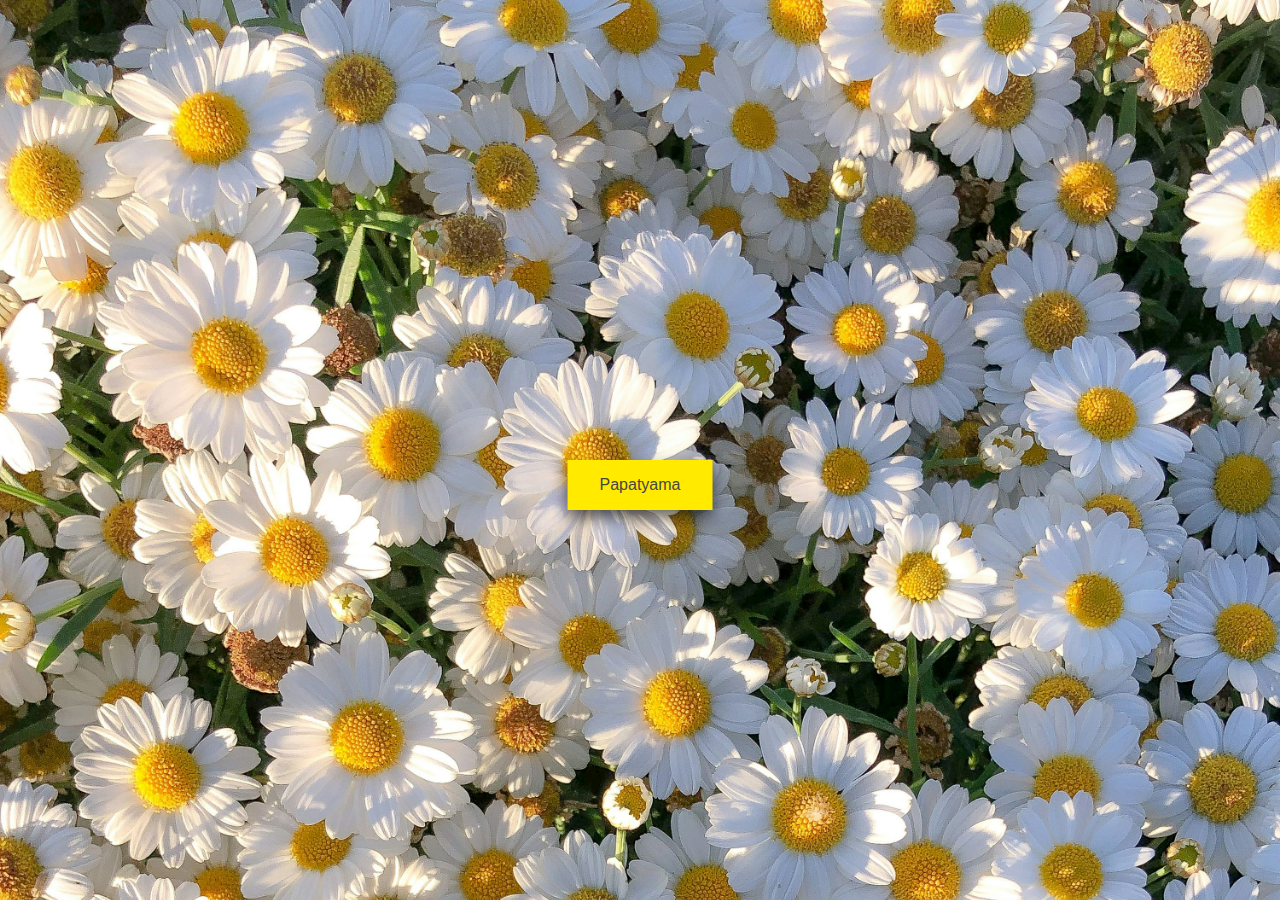
<file: index.html>
<!DOCTYPE html>
<html lang="de">

    <head>
        <meta charset="UTF-8">
        <meta name="viewport" content="width=device-width, initial-scale=1.0">
        <title>Papatyam</title>
        <link rel="stylesheet" href="styles.css">
        
    </head>

    <body class="start">
        <a href="https://selim-oez.github.io/Papatyam.github.io/chante.html">
                
            <div class="container">                    
                <div class="center">
                    <button class="button1"> Papatyama </button>    
                </div>    
            </div>
        </a>
    </body>
</html>
</file>
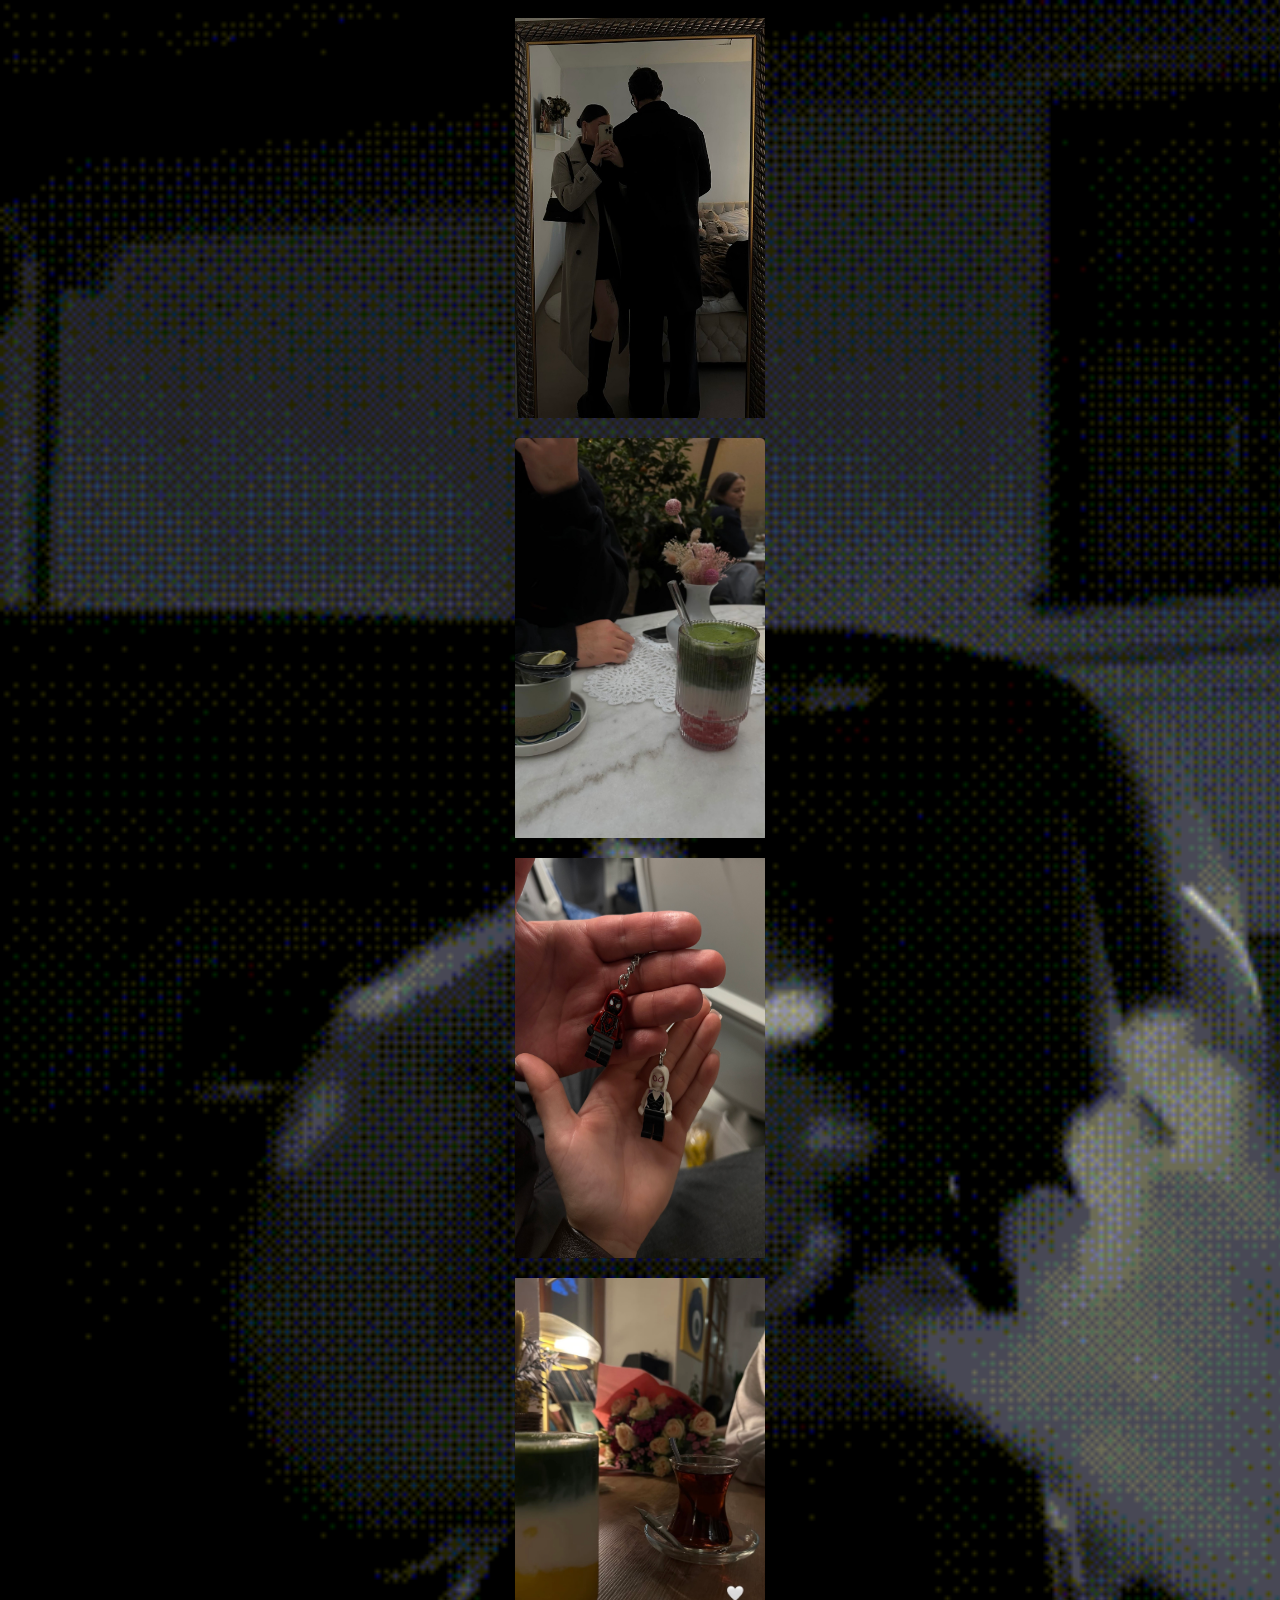
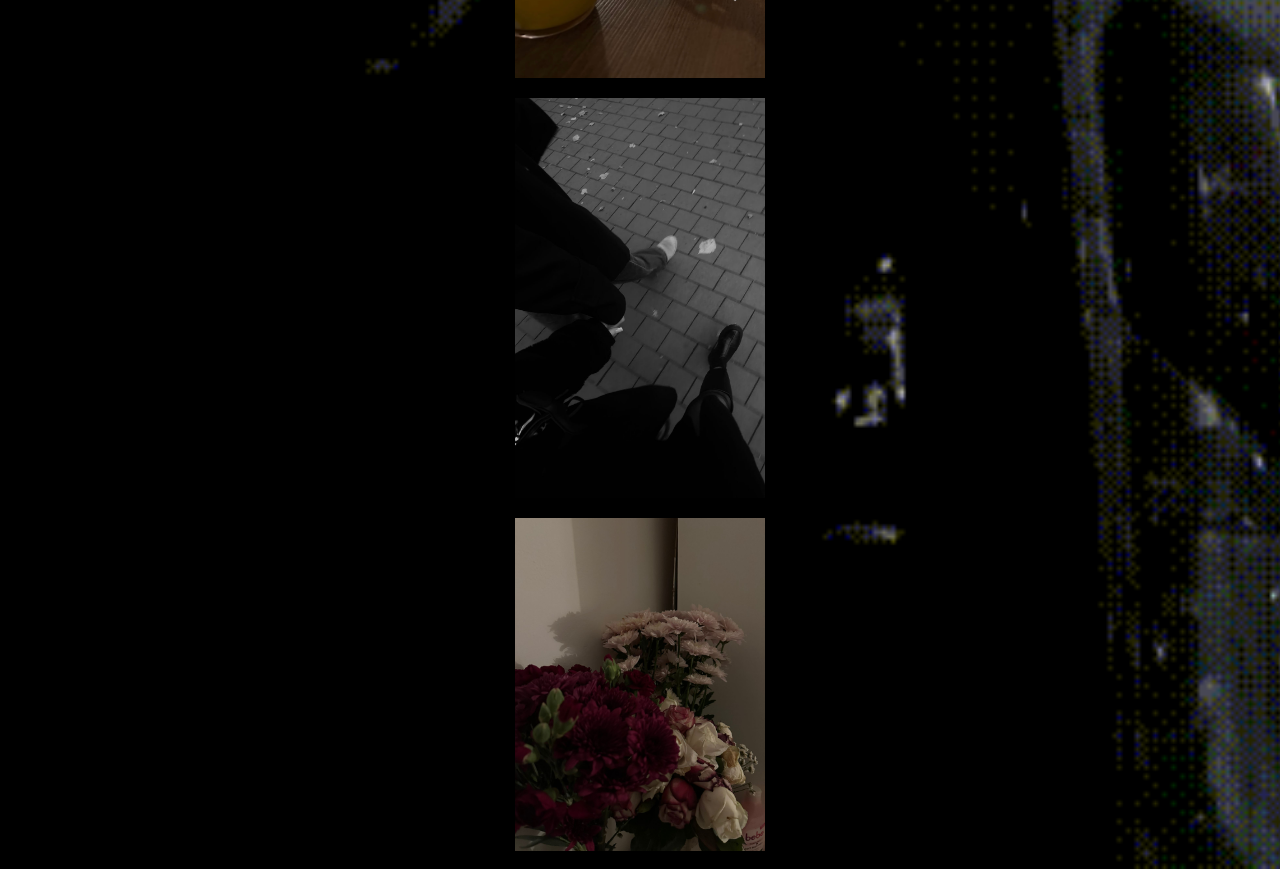
<file: chante.html>
<!DOCTYPE html>
<html lang="de">

    <head>
        <meta charset="UTF-8">
        <meta name="viewport" content="width=device-width, initial-scale=1.0">
        <link rel="stylesheet" href="styles.css">
        <title>Menu</title>
          
    </head>

    <body class="chante">

        <a href="https://selim-oez.github.io/Papatyam.github.io/contact.html">
            <img src="contact.jpg" class="Bilder"
            style="width: 250px;height: 400px">
        </a>

        <a href="https://selim-oez.github.io/Papatyam.github.io/linkOne.html">
            <img src="nene.jpeg" class="Bilder"
            style="width: 250px;height: 400px;">
        </a>

        <a href="https://selim-oez.github.io/Papatyam.github.io/linkTwo.html">
            <img src="spider.jpeg" class="Bilder"
            style="width: 250px;height: 400px;">
        </a>

        <a href="https://selim-oez.github.io/Papatyam.github.io/linkThree.html">
            <img src="dede.jpg" class="Bilder"
            style="width: 250px;height: 400px;">
        </a>

        <a href="https://selim-oez.github.io/Papatyam.github.io/linkFour.html">
            <img src="walk.jpg" class="Bilder"
            style="width: 250px;height: 400px;">
        </a>

        <a href="https://selim-oez.github.io/Papatyam.github.io/linkFive.html">
            <img src="blumen.JPG" class="Bilder"
            style="width: 250px;height: 400 px;">
        </a>
    </body>

</html>
</file>
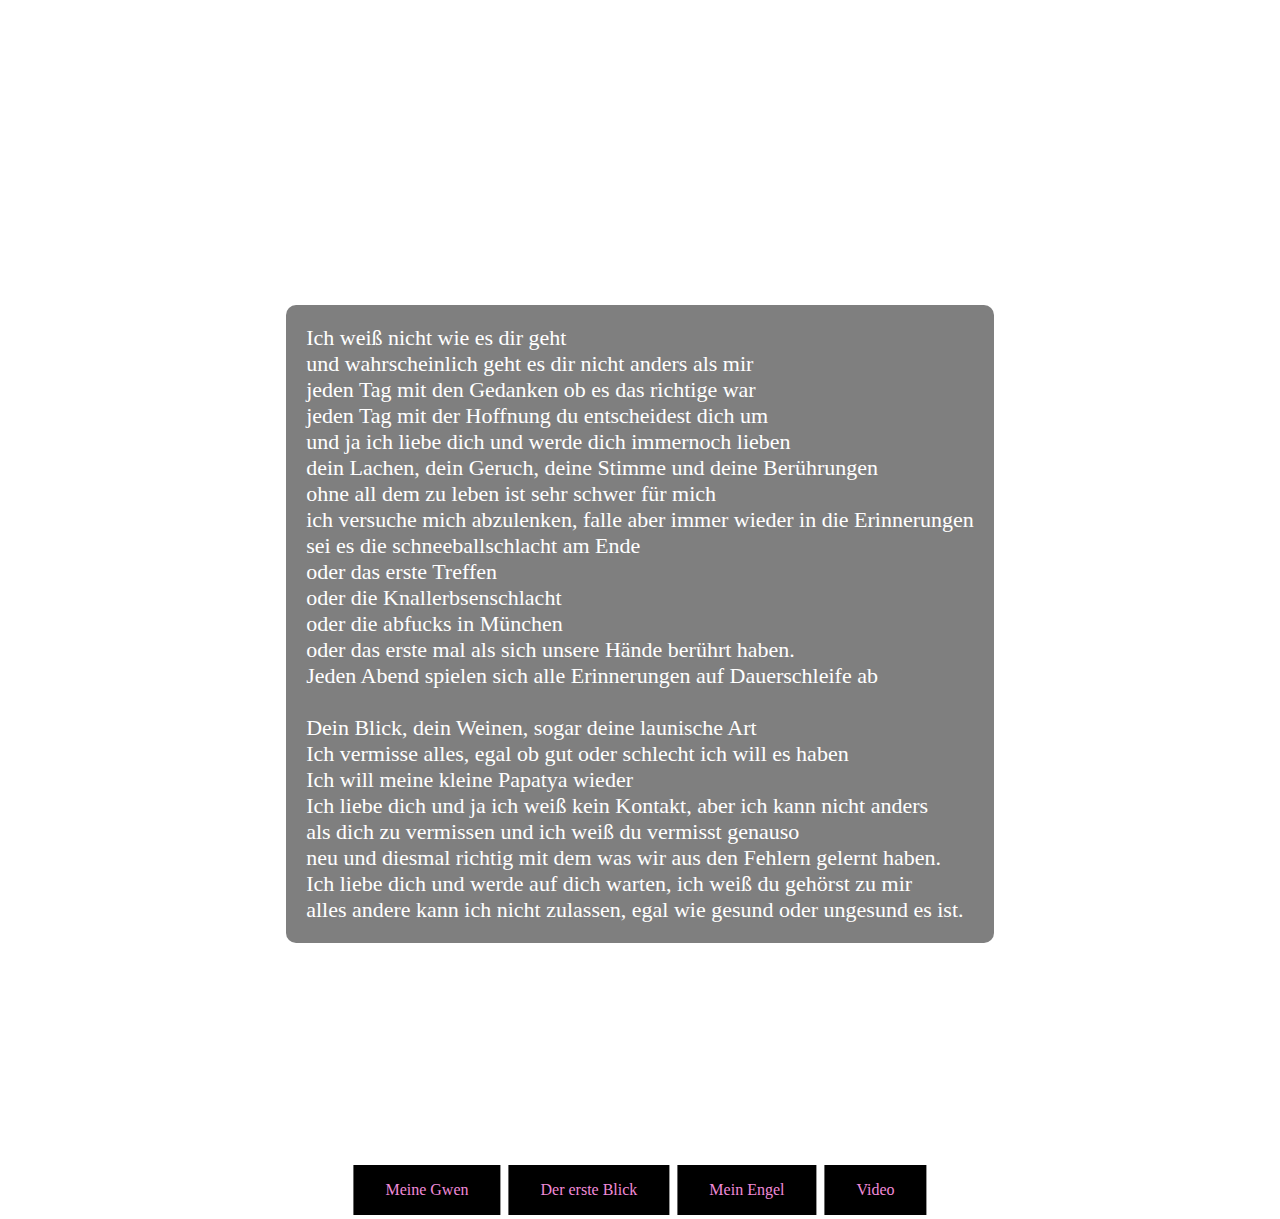
<file: contact.html>
<!DOCTYPE html>
<html lang="de">

    <head>
        <meta charset="UTF-8">
        <meta name="viewport" content="width=device-width, initial-scale=1.0">
        <link rel="stylesheet" href="styles.css">
        <title>No Contact</title>
        <h1 class="headline">No Contact</h1>
    </head>

    <body class="contact">
        <div class="center-wrapper">
            <div class="textbox">
                Ich weiß nicht wie es dir geht<br>
                und wahrscheinlich geht es dir nicht anders als mir<br>
                jeden Tag mit den Gedanken ob es das richtige war <br>
                jeden Tag mit der Hoffnung du entscheidest dich um <br>
                und ja ich liebe dich und werde dich immernoch lieben <br>
                dein Lachen, dein Geruch, deine Stimme und deine Berührungen<br>
                ohne all dem zu leben ist sehr schwer für mich <br>
                ich versuche mich abzulenken, falle aber immer wieder in die Erinnerungen <br>
                sei es die schneeballschlacht am Ende <br>
                oder das erste Treffen <br>
                oder die Knallerbsenschlacht <br>
                oder die abfucks in München <br>
                oder das erste mal als sich unsere Hände berührt haben. <br>
                Jeden Abend spielen sich alle Erinnerungen auf Dauerschleife ab <br> <br>
                Dein Blick, dein Weinen, sogar deine launische Art <br>
                Ich vermisse alles, egal ob gut oder schlecht ich will es haben <br>
                Ich will meine kleine Papatya wieder <br>
                Ich liebe dich und ja ich weiß kein Kontakt, aber ich kann nicht anders <br>
                als dich zu vermissen und ich weiß du vermisst genauso <br>
                neu und diesmal richtig mit dem was wir aus den Fehlern gelernt haben. <br>
                Ich liebe dich und werde auf dich warten, ich weiß du gehörst zu mir <br>
                alles andere kann ich nicht zulassen, egal wie gesund oder ungesund es ist.<br>
             </div>
        </div>

        <div class="btn-container">
            <div class="btn-center">
            <a href ="https://selim-oez.github.io/Papatyam.github.io/linkTwo.html" class="btn"> Meine Gwen</a>
            <a href ="https://selim-oez.github.io/Papatyam.github.io/linkThree.html" class="btn"> Der erste Blick </a>
            <a href ="https://selim-oez.github.io/Papatyam.github.io/linkFour.html" class="btn"> Mein Engel </a>
            <a href ="https://selim-oez.github.io/Papatyam.github.io/linkFive.html" class="btn"> Video </a>
            </div>
        </div>

    </body>
</html>
</file>
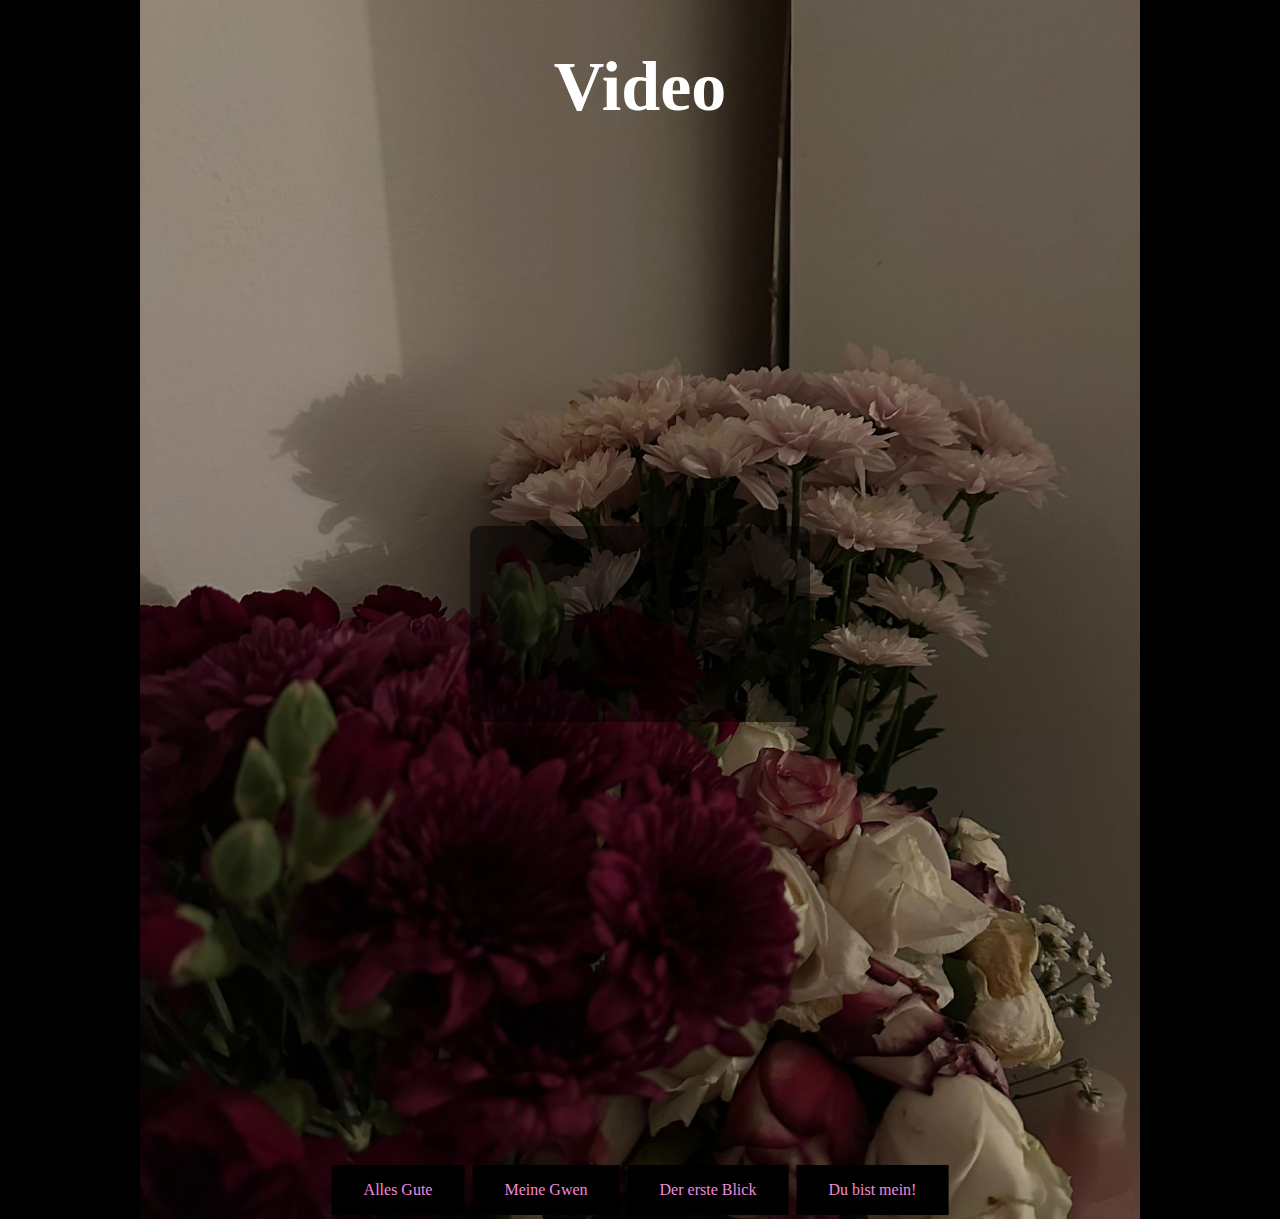
<file: linkFive.html>
<!DOCTYPE html>
<html lang="de">

    <head>
        <meta charset="UTF-8">
        <meta name="viewport" content="width=device-width, initial-scale=1.0">
        <link rel="stylesheet" href="styles.css">
        <title>Video</title>
        <h1 class="headline"> Video </h1>
    </head>

    <body  class="linkFive">
        <div class="center-wrapper">
            <div class="textbox">
                <video>
                    <source src="">
                </video>       
            </div>
        </div>    

        <div class="btn-container">
            <div class="btn-center">
            <a href ="./linkOne.html" class="btn"> Alles Gute</a>
            <a href ="./linkTwo.html" class="btn"> Meine Gwen</a>
            <a href ="./linkThree.html" class="btn"> Der erste Blick </a>
            <a href ="./linkFour.html" class="btn"> Du bist mein! </a>
            </div>
        </div>

    </body>

</html>
</file>
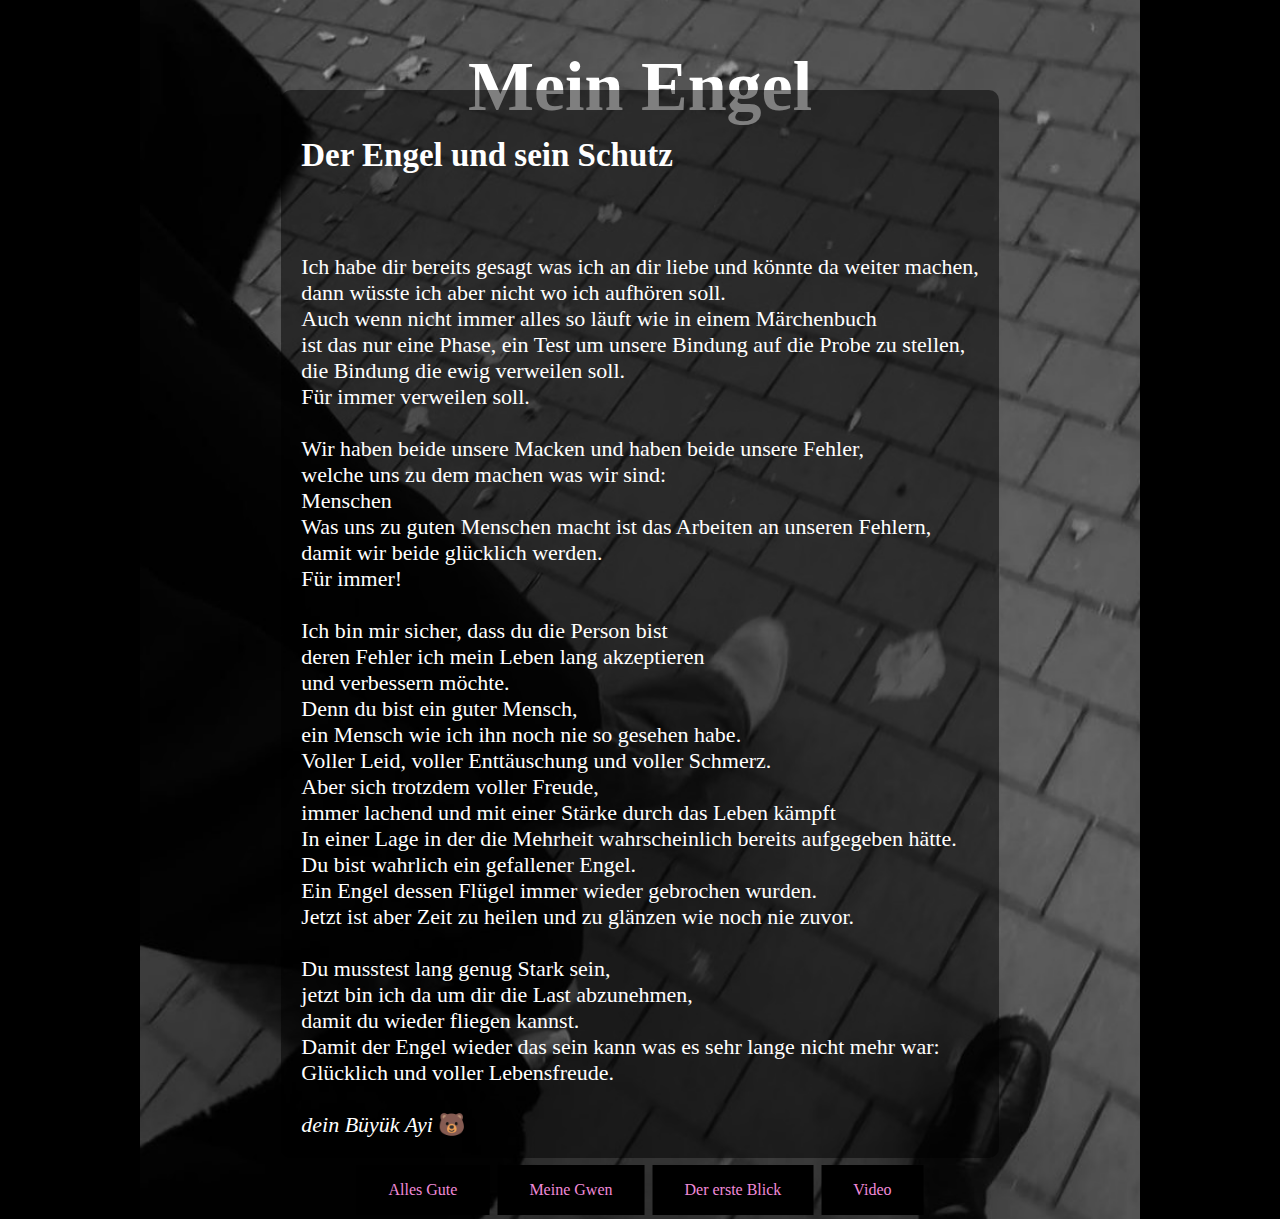
<file: linkFour.html>
<!DOCTYPE html>
<html lang="de">

    <head>
        <meta charset="UTF-8">
        <meta name="viewport" content="width=device-width, initial-scale=1.0">
        <link rel="stylesheet" href="styles.css">
        <title>Mein Engel</title>
        <h1 class="headline">Mein Engel</h1>
    </head>

    <body class="linkFour">
        <div class="center-wrapper">
            <div class="textbox">
                <h2>Der Engel und sein Schutz </h2> <br> <br>
                
                Ich habe dir bereits gesagt was ich an dir liebe und könnte da weiter machen, <br>
                dann wüsste ich aber nicht wo ich aufhören soll. <br>
                Auch wenn nicht immer alles so läuft wie in einem Märchenbuch    <br>
                ist das nur eine Phase, ein Test um unsere Bindung auf die Probe zu stellen,<br>
                die Bindung die ewig verweilen soll. <br>
                Für immer verweilen soll. <br> <br>
                
                Wir haben beide unsere Macken und haben beide unsere Fehler,<br>
                welche uns zu dem machen was wir sind: <br>
                Menschen <br>
                Was uns zu guten Menschen macht ist das Arbeiten an unseren Fehlern,<br>
                damit wir beide glücklich werden. <br>
                Für immer! <br> <br>
                
                Ich bin mir sicher, dass du die Person bist <br>
                deren Fehler ich mein Leben lang akzeptieren  <br>
                und verbessern möchte. <br>
                Denn du bist ein guter Mensch,<br>
                ein Mensch wie ich ihn noch nie so gesehen habe.<br>
                Voller Leid, voller Enttäuschung und voller Schmerz. <br>
                Aber sich trotzdem voller Freude,<br>
                immer lachend und mit einer Stärke durch das Leben kämpft <br>
                In einer Lage in der die Mehrheit wahrscheinlich bereits aufgegeben hätte. <br>
                Du bist wahrlich ein gefallener Engel. <br>
                Ein Engel dessen Flügel immer wieder gebrochen wurden. <br>
                Jetzt ist aber Zeit zu heilen und zu glänzen wie noch nie zuvor. <br> <br>
                
                Du musstest lang genug Stark sein,<br>
                 jetzt bin ich da um dir die Last abzunehmen, <br>
                damit du wieder fliegen kannst.<br>
                Damit der Engel wieder das sein kann was es sehr lange nicht mehr war: <br>
                Glücklich und voller Lebensfreude. <br><br>
                
                <em> dein Büyük Ayi </em> &#128059; 
            </div>
        </div>

        <div class="btn-container">
            <div class="btn-center">
            <a href ="https://selim-oez.github.io/Papatyam.github.io/linkOne.html" class="btn"> Alles Gute</a>
            <a href ="https://selim-oez.github.io/Papatyam.github.io/linkTwo.html" class="btn"> Meine Gwen</a>
            <a href ="https://selim-oez.github.io/Papatyam.github.io/linkThree.html" class="btn"> Der erste Blick </a>
            <a href ="https://selim-oez.github.io/Papatyam.github.io/linkFive.html" class="btn"> Video </a>
            </div>
        </div>

    </body>
</html>
</file>
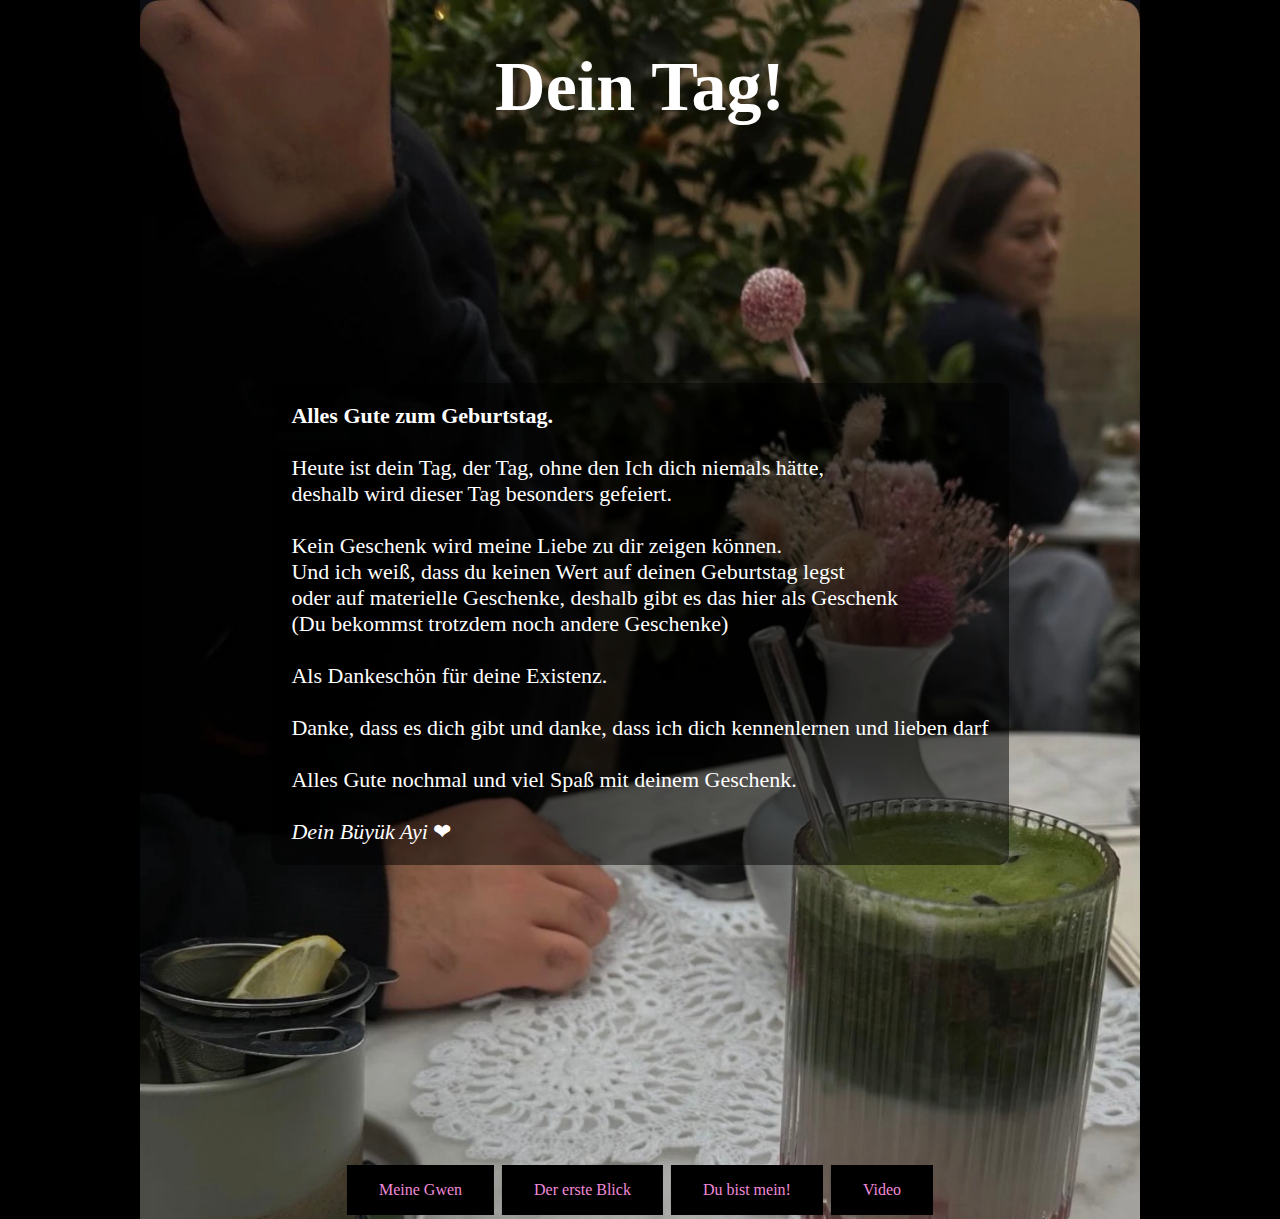
<file: linkOne.html>
<!DOCTYPE html>
<html lang="de">

    <head>
        <meta charset="UTF-8">
        <meta name="viewport" content="width=device-width, initial-scale=1.0">
        <link rel="stylesheet" href="styles.css">
        <title>Alles Gute</title>
        <h1 class="headline">Dein Tag!</h1>
    </head>

    <body class="linkOne">
        <div class="center-wrapper">
            <div class="textbox">
                <b>Alles Gute zum Geburtstag.</b> <br><br>
                Heute ist dein Tag, der Tag, ohne den Ich dich niemals hätte, <br> 
                deshalb wird dieser Tag besonders gefeiert. <br> <br>
                Kein Geschenk wird meine Liebe zu dir zeigen können. <br>
                Und ich weiß, dass du keinen Wert auf deinen Geburtstag legst <br> 
                oder auf materielle Geschenke, deshalb gibt es das hier als Geschenk <br>
                (Du bekommst trotzdem noch andere Geschenke) <br> <br>
                Als Dankeschön für deine Existenz. <br> <br>
                Danke, dass es dich gibt und danke, dass ich dich kennenlernen und lieben darf <br><br>
                Alles Gute nochmal und viel Spaß mit deinem Geschenk. <br><br>
               <em> Dein Büyük Ayi</em> &#10084;
            </div>
        </div>

        <div class="btn-container">
            <div class="btn-center">
            <a href ="./linkTwo.html" class="btn"> Meine Gwen</a>
            <a href ="./linkThree.html" class="btn"> Der erste Blick </a>
            <a href ="./linkFour.html" class="btn"> Du bist mein! </a>
            <a href ="./linkFive.html" class="btn"> Video </a>
            </div>
        </div>

    </body>

</html>
</file>
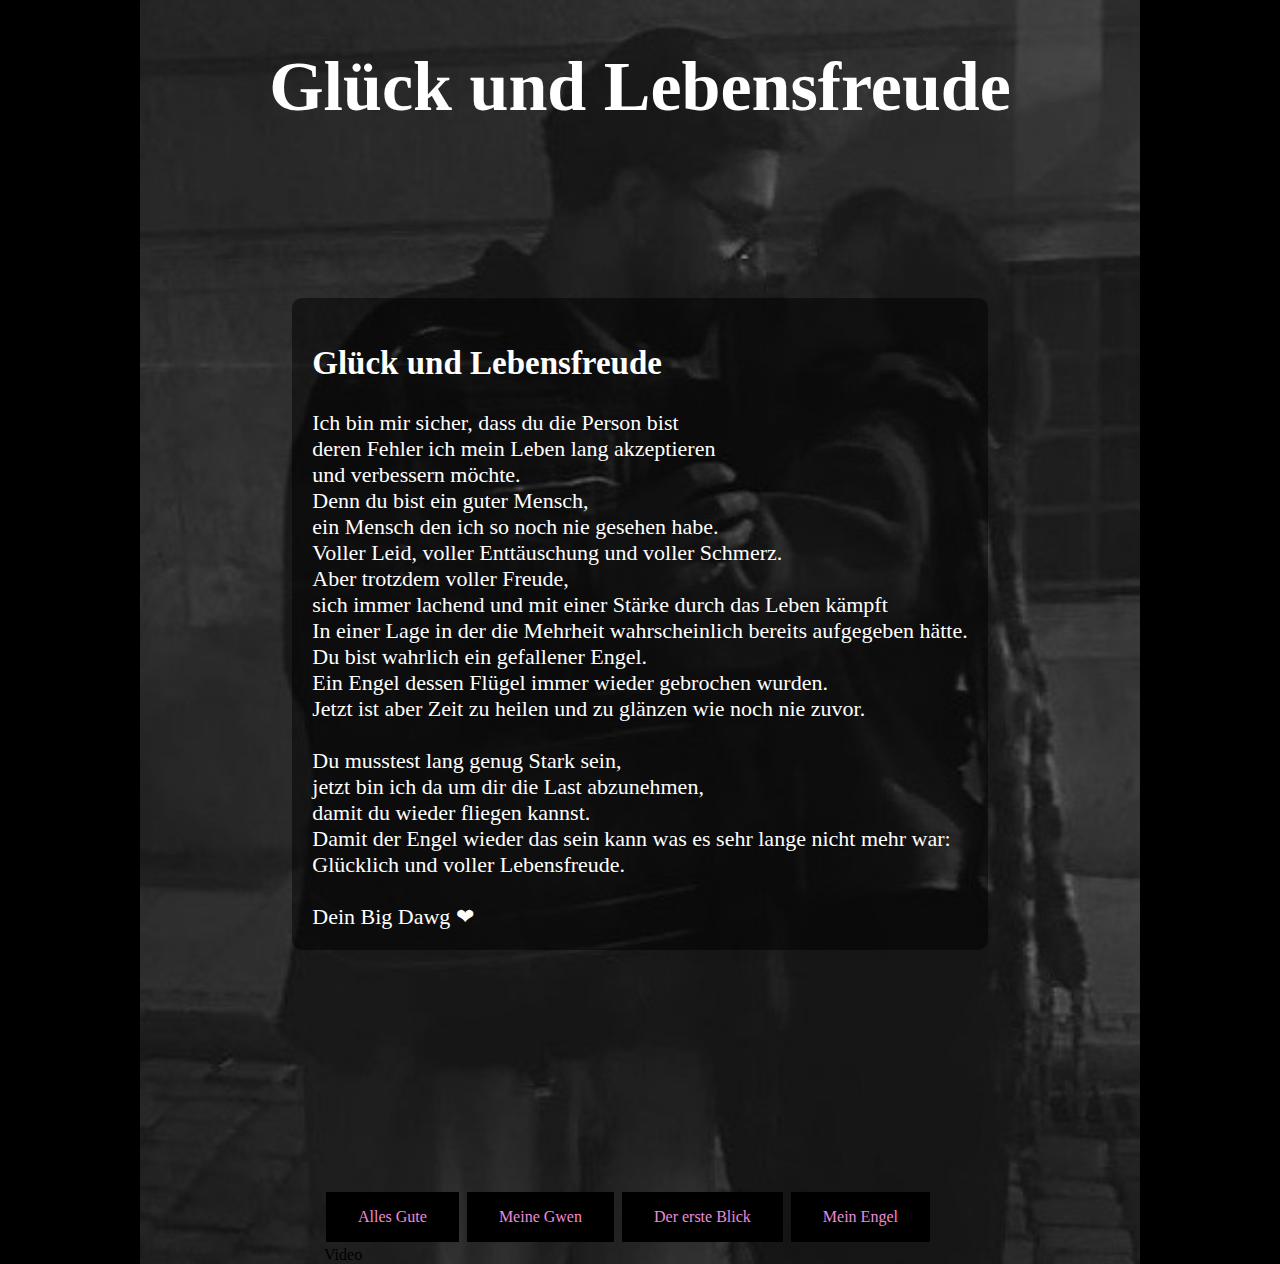
<file: linkSix.html>
<!DOCTYPE html>
<html lang="de">

    <head>
        <meta charset="UTF-8">
        <meta name="viewport" content="width=device-width, initial-scale=1.0">
        <link rel="stylesheet" href="styles.css">
        <title>Glück und Lebensfreude</title>
        <h1 class="headline">Glück und Lebensfreude</h1>
    </head>

    <body class="linkSix">
        <div class="center-wrapper">
            <div class="textbox">
                <h2>Glück und Lebensfreude</h2>

                Ich bin mir sicher, dass du die Person bist <br>
                deren Fehler ich mein Leben lang akzeptieren  <br>
                und verbessern möchte. <br>
                Denn du bist ein guter Mensch,<br>
                ein Mensch den ich so noch nie gesehen habe.<br>
                Voller Leid, voller Enttäuschung und voller Schmerz. <br>
                Aber trotzdem voller Freude,<br>
                sich immer lachend und mit einer Stärke durch das Leben kämpft <br>
                In einer Lage in der die Mehrheit wahrscheinlich bereits aufgegeben hätte. <br>
                Du bist wahrlich ein gefallener Engel. <br>
                Ein Engel dessen Flügel immer wieder gebrochen wurden. <br>
                Jetzt ist aber Zeit zu heilen und zu glänzen wie noch nie zuvor. <br> <br>
                
                Du musstest lang genug Stark sein,<br>
                jetzt bin ich da um dir die Last abzunehmen, <br>
                damit du wieder fliegen kannst.<br>
                Damit der Engel wieder das sein kann was es sehr lange nicht mehr war: <br>
                Glücklich und voller Lebensfreude. <br><br>
                
                Dein Big Dawg &#10084;
            </div>
        </div>

        <div class="btn-container">
            <div class="btn-center">
            <a href ="https://selim-oez.github.io/Papatyam.github.io/linkOne.html" class="btn"> Alles Gute</a>
            <a href ="https://selim-oez.github.io/Papatyam.github.io/linkTwo.html" class="btn"> Meine Gwen</a>
            <a href ="https://selim-oez.github.io/Papatyam.github.io/linkThree.html" class="btn"> Der erste Blick </a>
            <a href ="https://selim-oez.github.io/Papatyam.github.io/linkFour.html" class="btn"> Mein Engel </a
            <a href ="https://selim-oez.github.io/Papatyam.github.io/linkFive.html" class="btn"> Video </a>
            </div>
        </div>
    
</body>
</html>
</file>
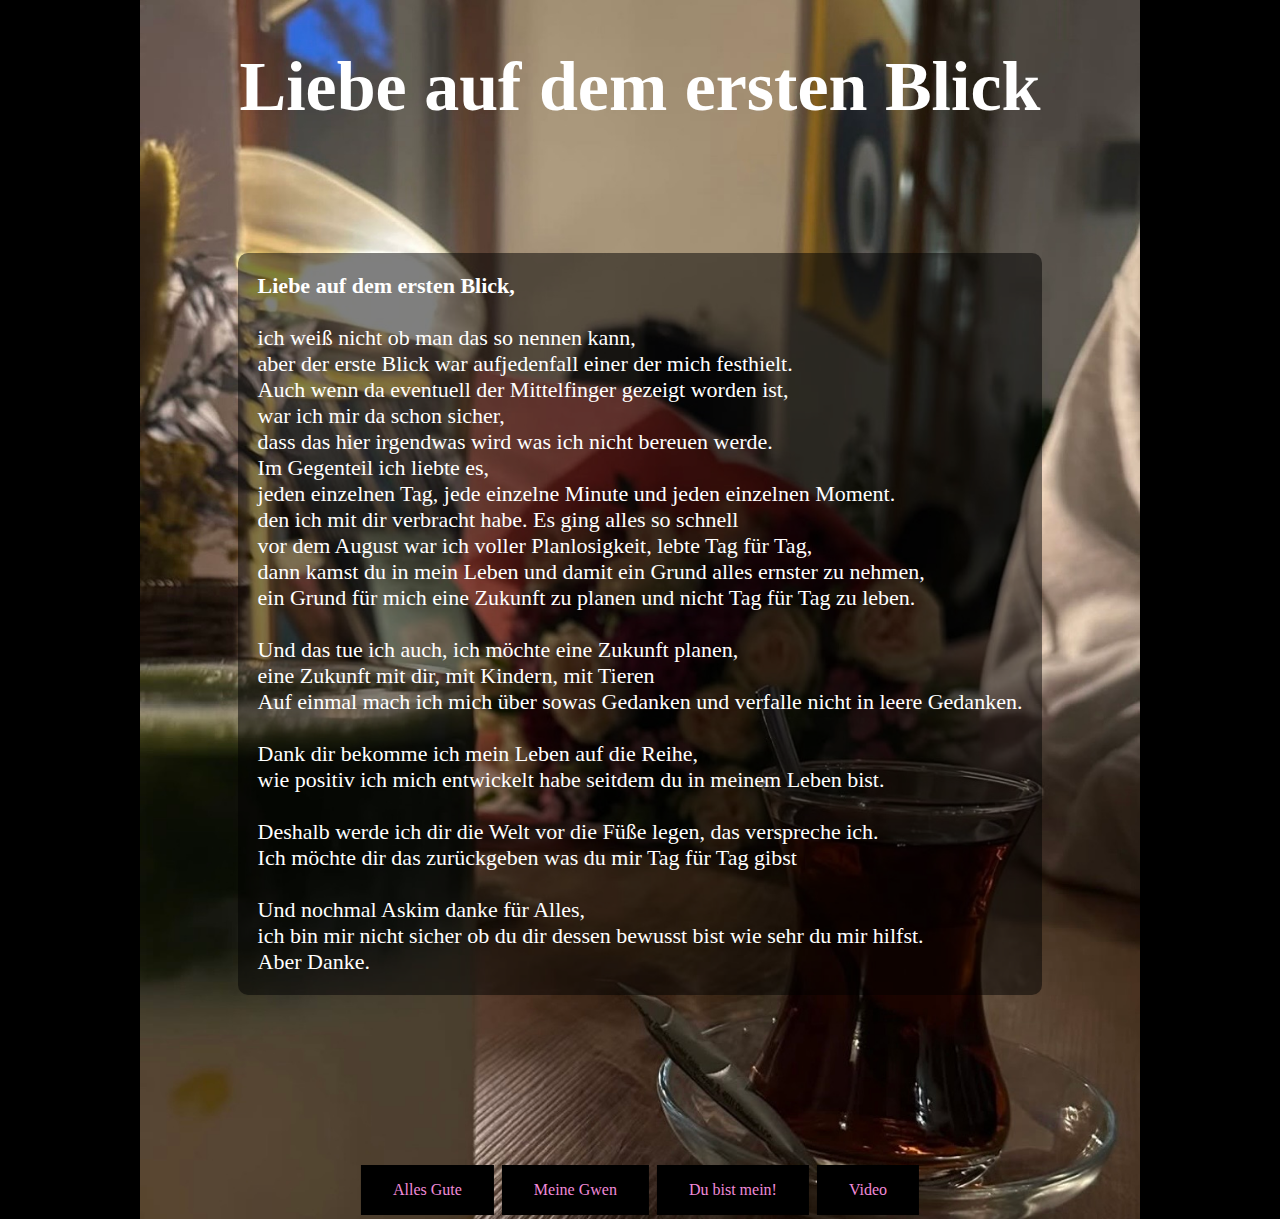
<file: linkThree.html>
<!DOCTYPE html>
<html lang="de">

    <head>
        <meta charset="UTF-8">
        <meta name="viewport" content="width=device-width, initial-scale=1.0">
        <link rel="stylesheet" href="styles.css">
        <title>Der erste Blick</title>
        <h1 class="headline">Liebe auf dem ersten Blick</h1>
    </head>

    <body class="linkThree">
        <div class="center-wrapper">
            <div class="textbox">
                <b>Liebe auf dem ersten Blick, </b> <br><br> 
                ich weiß nicht ob man das so nennen kann, <br> 
                aber der erste Blick war aufjedenfall einer der mich festhielt. <br>
                Auch wenn da eventuell der Mittelfinger gezeigt worden ist, <br>
                war ich mir da schon sicher, <br>
                dass das hier irgendwas wird was ich nicht bereuen werde. <br>
                Im Gegenteil ich liebte es, <br>
                jeden einzelnen Tag, jede einzelne Minute und jeden einzelnen Moment. <br>
                den ich mit dir verbracht habe. Es ging alles so schnell <br> 
                vor dem August war ich voller Planlosigkeit, lebte Tag für Tag, <br>
                dann kamst du in mein Leben und damit ein Grund alles ernster zu nehmen, <br>
                ein Grund für mich eine Zukunft zu planen und nicht Tag für Tag zu leben. <br><br>
                Und das tue ich auch, ich möchte eine Zukunft planen, <br>
                 eine Zukunft mit dir, mit Kindern, mit Tieren <br>
                Auf einmal mach ich mich über sowas Gedanken und verfalle nicht in leere Gedanken. <br><br>
                Dank dir bekomme ich mein Leben auf die Reihe, <br>
                 wie positiv ich mich entwickelt habe seitdem du in meinem Leben bist.<br><br>
                Deshalb werde ich dir die Welt vor die Füße legen, das verspreche ich.<br>
                Ich möchte dir das zurückgeben was du mir Tag für Tag gibst <br><br>
                Und nochmal Askim danke für Alles,<br> 
                ich bin mir nicht sicher ob du dir dessen bewusst bist wie sehr du mir hilfst.<br>
                Aber Danke. 
            </div>
        </div>    

        <div class="btn-container">
            <div class="btn-center">
            <a href ="./linkOne.html" class="btn"> Alles Gute</a>
            <a href ="./linkTwo.html" class="btn"> Meine Gwen</a>
            <a href ="./linkFour.html" class="btn"> Du bist mein!</a>
            <a href ="./linkFive.html" class="btn"> Video </a>
            </div>
        </div>

    </body>

</html>
</file>
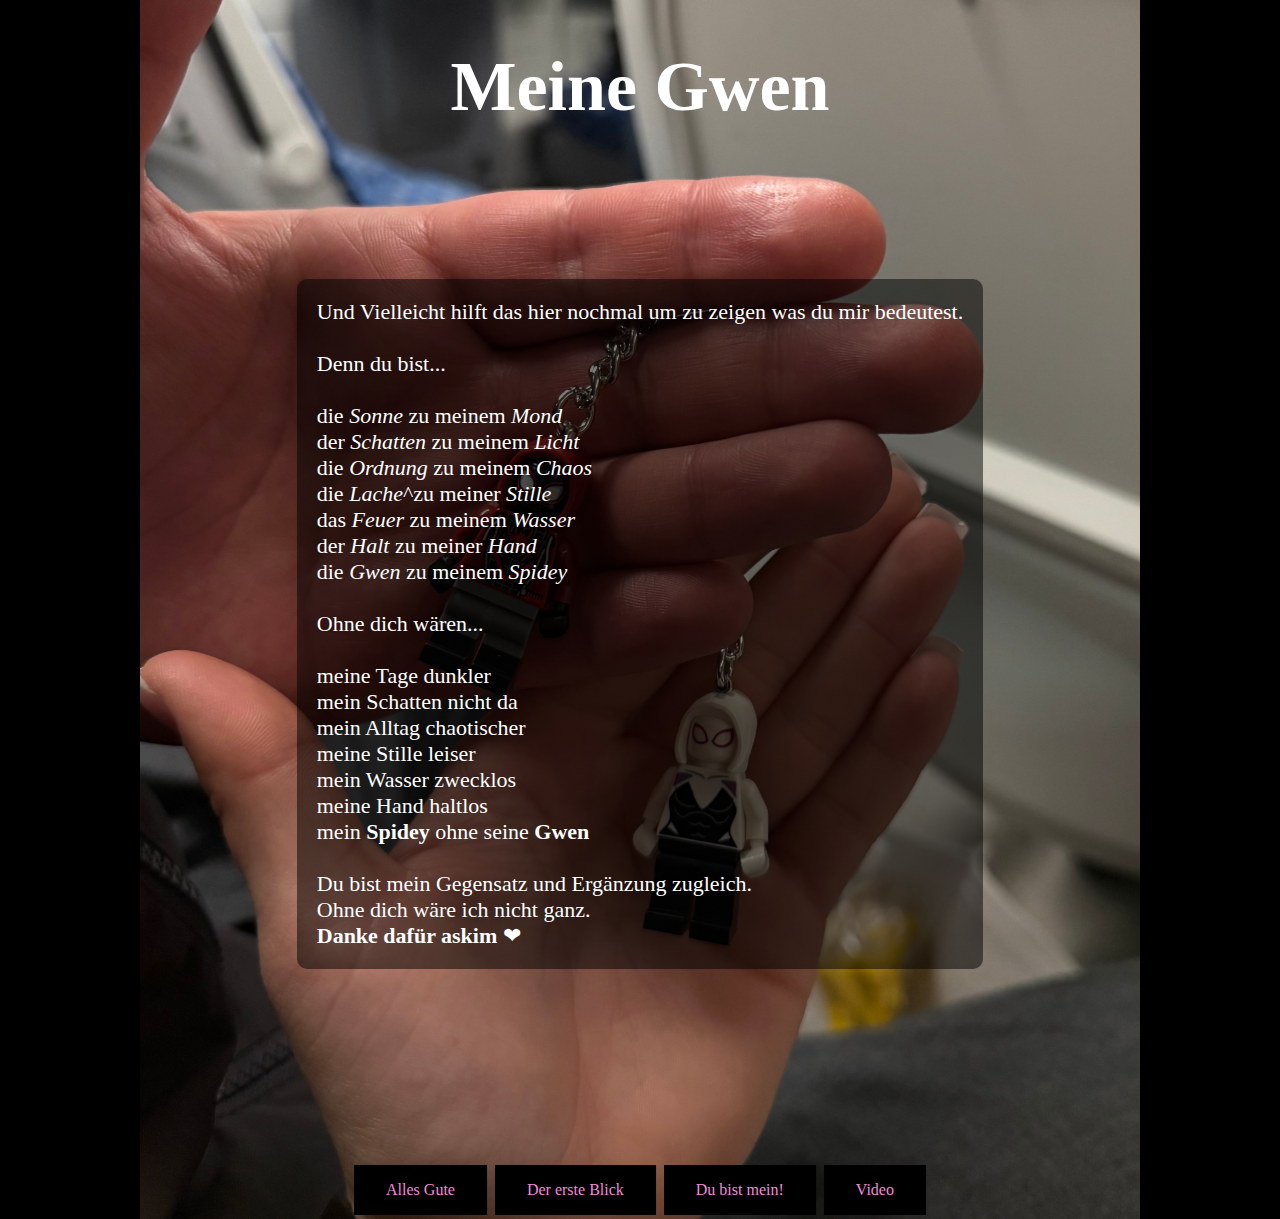
<file: linkTwo.html>
<!DOCTYPE html>
<html lang="de">
    
    <head>
        <meta charset="UTF-8">
        <meta name="viewport" content="width=device-width, initial-scale=1.0">
        <link rel="stylesheet" href="styles.css">
        <title>Meine Gwen</title>
        <h1 class="headline">Meine Gwen</h1>
    </head>

    <body class="linkTwo">
        <div class="center-wrapper">
            <div class="textbox">
                Und Vielleicht hilft das hier nochmal um zu zeigen was du mir bedeutest.<br><br>
                Denn du bist... <br><br>
                die <em>Sonne</em> zu meinem <em>Mond</em> <br>
                der <em>Schatten</em> zu meinem <em>Licht</em> <br>
                die <em>Ordnung</em> zu meinem <em>Chaos</em><br>
                die <em>Lache</em>^zu meiner <em>Stille</em> <br>
                das <em>Feuer</em> zu meinem <em>Wasser</em> <br>
                der <em>Halt</em> zu meiner <em>Hand</em><br>
                die <em>Gwen</em> zu meinem <em>Spidey</em><br> <br>

                Ohne dich wären... <br><br> 
                meine Tage dunkler <br>
                mein Schatten nicht da <br>
                mein Alltag chaotischer <br>
                meine Stille leiser <br>
                mein Wasser zwecklos <br>
                meine Hand haltlos <br>
                mein <b>Spidey</b> ohne seine <b>Gwen</b> <br><br>

                Du bist mein Gegensatz und Ergänzung zugleich. <br>
                Ohne dich wäre ich nicht ganz. <br>
                <b>Danke dafür askim </b>&#10084;
            </div>
        </div>    

        <div class="btn-container">
            <div class="btn-center">
            <a href ="https://selim-oez.github.io/Papatyam.github.io/linkOne.html" class="btn"> Alles Gute</a>
            <a href ="https://selim-oez.github.io/Papatyam.github.io/linkThree.html" class="btn"> Der erste Blick </a>
            <a href ="https://selim-oez.github.io/Papatyam.github.io/linkFour.html" class="btn"> Du bist mein! </a>
            <a href ="https://selim-oez.github.io/Papatyam.github.io/linkFive.html" class="btn"> Video</a>
            </div>
        </div>
    </body>
</html>
</file>
<file: styles.css>
.chante{
    background-image: url(check.gif);
    background-size: cover;
}

.linkOne{
    background-image: url(nene.jpeg);
}

.linkTwo{
    background-image: url(spider.jpeg);
}

.linkThree{
    background-image: url(dede.jpg);
    background-color: black;
}

.linkFour{
    background-image: url(walk.jpg);
}

.linkSix{
    background-image: url(nah.jpeg);
}

.linkFive{
    background-image: url(blumen.JPG);
}

.start{
    background-image: url(Gänseblümchen.jpg);
    background-size:cover;
}

.linkFive, .linkFour, .linkOne, .linkThree, .linkTwo, .linkSix{
    background-color: black;
    background-size: 1000px, 800px;
    background-repeat: no-repeat;
    background-position: 50% 0%;
}

.Bilder {
    display: block;
    margin-left: auto;
    margin-right: auto;
    width: 50%;
    padding: 10px;
}
/* Button Index */
.button1{ background-color: rgb(255, 234, 0);
  border: none;
  color: rgb(70, 70, 69);
  padding: 16px 32px;
  text-align: center;
  text-decoration: none;
  display: inline-block;
  font-size: 16px;
  margin: 4px 2px;
  transition-duration: 0.4s;
  cursor: pointer;
    box-shadow:0 8px 16px 0 rgba(0,0,0,0.6)
}
    .container{
        height: 200px;
        position: relative;
        border: 3px rgb(255, 234, 0);
    }
    .center{
        margin: 0;
        position: absolute;
        top: 50%;
        left: 50%;
        -ms-transform: translate(-50%,600%);
        transform: translate(-50%,600%);
    }
    .button1:hover {
        background-color: white;
        color: rgb(255, 234, 0);
    }
    .button:active{
        box-shadow: 0 5px #666;
        transform: translateY(4px);
    }

/* Anderen Buttons */
    .btn{ background-color:rgb(0, 0, 0);
        border: none;
        color: rgb(240, 138, 216);
        padding: 16px 32px;
        text-align: center;
        text-decoration: none;
        display: inline-block;
        font-size: 16px;
        margin: 4px 2px;
        transition-duration: 0.4s;
        cursor: pointer;
        box-shadow:0 8px 16px 0 rgba(0,0,0,0.6)
        flexbox
    }
    .btn-container{
        height: 100%;
        position: relative;
        border: 3px rgb(0, 0, 0);
        justify-content:    space-evenly;
    }
    .btn-center{
        margin: 0;
        position: absolute;
        top: 50%;
        left: 50%;
        -ms-transform: translate(-50%,150%);
        transform: translate(-50%,150%);
    }
    .btn:hover {
        background-color: rgb(240, 138, 216);
        color: rgb(0, 0, 0);
    }
    .button:active{
        box-shadow: 0 5px #666;
        transform: translateY(4px);
    }


.textbox{
    background: rgba(0, 0, 0, 0.5); /* Schwarz, 50% durchsichtig */
    color: white;
    padding: 20px;
    width: fit-content;
    border-radius: 10px;
    font-size: 18px;
    font-family: 'EB Garamond'; font-size: 22px;
}

.center-wrapper{
    height: 100vh;                
    display: flex;
    justify-content: center;      
    align-items: center;
}          

.video{
    width: 300px;
    height: auto;
}

h1{
    text-align: center;
    color: white;
    font-size: 70px;
}

@media (max-width: 600px) {
    .menu {display: none}
    .content {width: 100%}
}
@media (max-width: 600px) {
  .button-container {
    flex-direction: column; /* Buttons untereinander */
    align-items: stretch;}
}
</file>
